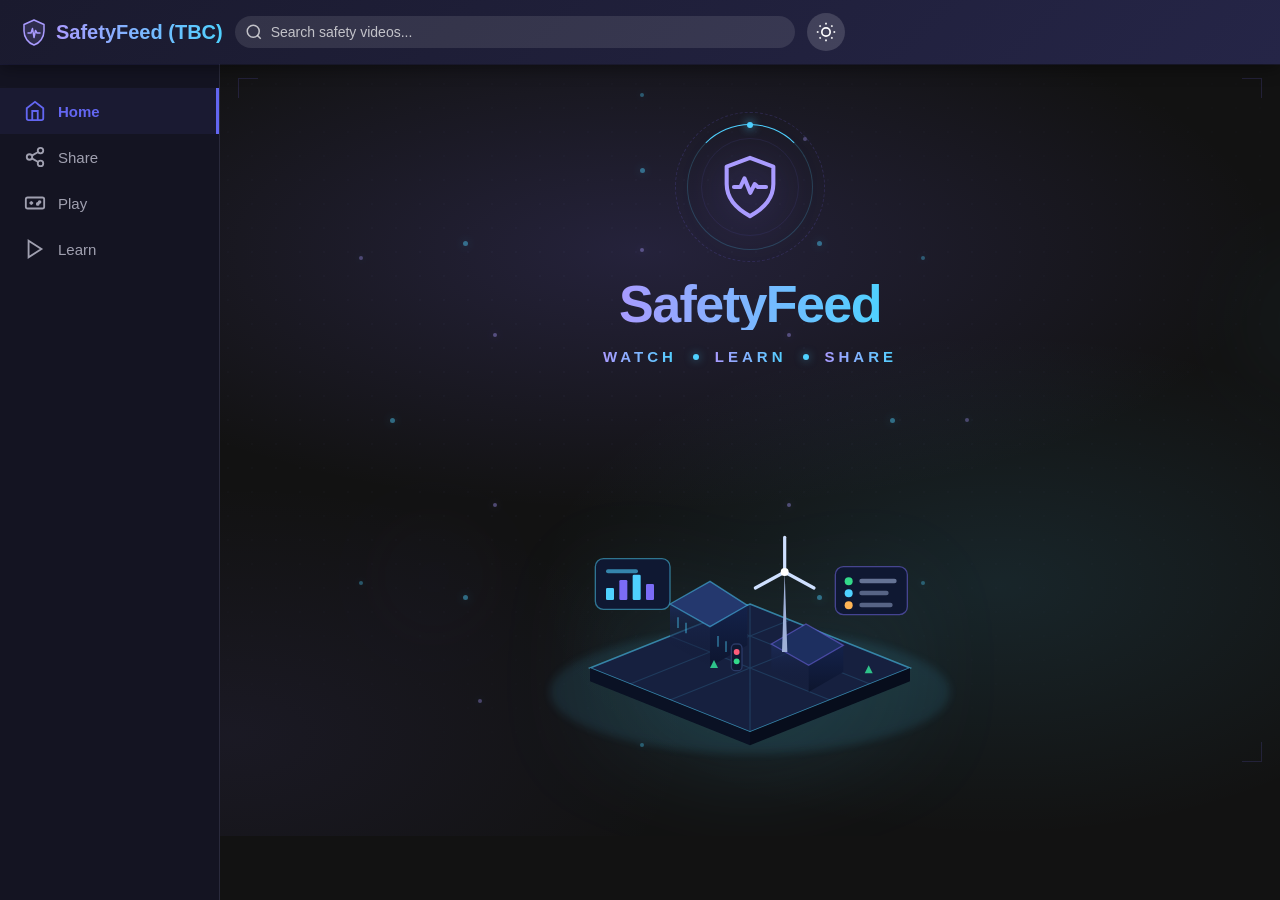
<file: index.html>
<!DOCTYPE html>
<html lang="en">
<head>
<meta charset="UTF-8">
<meta name="viewport" content="width=device-width, initial-scale=1.0">
<title>SafetyFeed (TBC)</title>
<link rel="stylesheet" href="styles.css">
<script>if(localStorage.getItem('safetyFeed_theme')!=='light')document.documentElement.classList.add('dark-theme');</script>
</head>
<body>

<!-- Header -->
<header class="header">
  <div class="header-title">
    <svg class="logo-icon" viewBox="0 0 28 28" fill="none"><defs><linearGradient id="logoGr" x1="4" y1="2" x2="24" y2="27"><stop stop-color="#A99BFF"/><stop offset="1" stop-color="#4FD1FF"/></linearGradient></defs><path d="M14 2L4 6.5V13C4 19.35 8.28 25.22 14 27C19.72 25.22 24 19.35 24 13V6.5L14 2Z" fill="rgba(169,155,255,0.15)" stroke="url(#logoGr)" stroke-width="1.5" stroke-linejoin="round"/><polyline points="8,15 11,15 12.5,10.5 14,19.5 15.5,12.5 17,15 20,15" fill="none" stroke="url(#logoGr)" stroke-width="1.5" stroke-linecap="round" stroke-linejoin="round"/></svg>
    <span>SafetyFeed (TBC)</span>
  </div>
  <div class="search-bar">
    <svg viewBox="0 0 24 24" stroke-width="2"><circle cx="11" cy="11" r="8"/><line x1="21" y1="21" x2="16.65" y2="16.65"/></svg>
    <input type="text" placeholder="Search safety videos..." id="searchInput">
  </div>
  <button class="theme-toggle" id="themeToggle" aria-label="Toggle theme">
    <svg class="icon-sun" viewBox="0 0 24 24" fill="none" stroke="currentColor" stroke-width="2"><circle cx="12" cy="12" r="5"/><line x1="12" y1="1" x2="12" y2="3"/><line x1="12" y1="21" x2="12" y2="23"/><line x1="4.22" y1="4.22" x2="5.64" y2="5.64"/><line x1="18.36" y1="18.36" x2="19.78" y2="19.78"/><line x1="1" y1="12" x2="3" y2="12"/><line x1="21" y1="12" x2="23" y2="12"/><line x1="4.22" y1="19.78" x2="5.64" y2="18.36"/><line x1="18.36" y1="5.64" x2="19.78" y2="4.22"/></svg>
    <svg class="icon-moon" viewBox="0 0 24 24" fill="none" stroke="currentColor" stroke-width="2"><path d="M21 12.79A9 9 0 1 1 11.21 3 7 7 0 0 0 21 12.79z"/></svg>
  </button>
</header>

<!-- Side Navigation (desktop) -->
<nav class="side-nav">
  <a href="#" class="active" data-nav="home">
    <svg viewBox="0 0 24 24"><path d="M3 9l9-7 9 7v11a2 2 0 0 1-2 2H5a2 2 0 0 1-2-2z"/><polyline points="9 22 9 12 15 12 15 22"/></svg>
    Home
  </a>
  <a href="#" data-nav="share">
    <svg viewBox="0 0 24 24"><circle cx="18" cy="5" r="3"/><circle cx="6" cy="12" r="3"/><circle cx="18" cy="19" r="3"/><line x1="8.59" y1="13.51" x2="15.42" y2="17.49"/><line x1="15.41" y1="6.51" x2="8.59" y2="10.49"/></svg>
    Share
  </a>
  <a href="#" data-nav="play">
    <svg viewBox="0 0 24 24"><rect x="2" y="6" width="20" height="12" rx="2"/><line x1="6" y1="12" x2="10" y2="12"/><line x1="8" y1="10" x2="8" y2="14"/><circle cx="17" cy="11" r="1"/><circle cx="15" cy="13" r="1"/></svg>
    Play
  </a>
  <a href="#" data-nav="learn">
    <svg viewBox="0 0 24 24"><polygon points="5 3 19 12 5 21 5 3"/></svg>
    Learn
  </a>
</nav>

<!-- Bottom Navigation (mobile/tablet) -->
<nav class="bottom-nav">
  <a href="#" class="active" data-nav="home">
    <svg viewBox="0 0 24 24"><path d="M3 9l9-7 9 7v11a2 2 0 0 1-2 2H5a2 2 0 0 1-2-2z"/><polyline points="9 22 9 12 15 12 15 22"/></svg>
    Home
  </a>
  <a href="#" data-nav="share">
    <svg viewBox="0 0 24 24"><circle cx="18" cy="5" r="3"/><circle cx="6" cy="12" r="3"/><circle cx="18" cy="19" r="3"/><line x1="8.59" y1="13.51" x2="15.42" y2="17.49"/><line x1="15.41" y1="6.51" x2="8.59" y2="10.49"/></svg>
    Share
  </a>
  <a href="#" data-nav="play">
    <svg viewBox="0 0 24 24"><rect x="2" y="6" width="20" height="12" rx="2"/><line x1="6" y1="12" x2="10" y2="12"/><line x1="8" y1="10" x2="8" y2="14"/><circle cx="17" cy="11" r="1"/><circle cx="15" cy="13" r="1"/></svg>
    Play
  </a>
  <a href="#" data-nav="learn">
    <svg viewBox="0 0 24 24"><polygon points="5 3 19 12 5 21 5 3"/></svg>
    Learn
  </a>
</nav>

<!-- Home Page (default) -->
<main class="main page-section page-home" id="page-home">

  <!-- HUD corner ticks -->
  <div class="h-hud h-hud-tl"></div>
  <div class="h-hud h-hud-tr"></div>
  <div class="h-hud h-hud-bl"></div>
  <div class="h-hud h-hud-br"></div>

  <!-- Background layers -->
  <div class="h-bg">
    <div class="h-mesh"></div>
    <div class="h-grid"></div>
    <div class="h-orb h-orb1"></div>
    <div class="h-orb h-orb2"></div>
    <div class="h-orb h-orb3"></div>

    <!-- Orbiting dot rings -->
    <div class="h-orbit h-orbit1">
      <span class="h-dot"></span><span class="h-dot"></span><span class="h-dot"></span>
      <span class="h-dot"></span><span class="h-dot"></span><span class="h-dot"></span>
      <span class="h-dot"></span><span class="h-dot"></span>
    </div>
    <div class="h-orbit h-orbit2">
      <span class="h-dot"></span><span class="h-dot"></span><span class="h-dot"></span>
      <span class="h-dot"></span><span class="h-dot"></span><span class="h-dot"></span>
    </div>
    <div class="h-orbit h-orbit3">
      <span class="h-dot"></span><span class="h-dot"></span><span class="h-dot"></span>
      <span class="h-dot"></span><span class="h-dot"></span><span class="h-dot"></span>
      <span class="h-dot"></span><span class="h-dot"></span><span class="h-dot"></span>
      <span class="h-dot"></span>
    </div>

    <!-- Floating particles -->
    <div class="h-pt" style="width:5px;height:5px;left:12%;top:25%"></div>
    <div class="h-pt h-pt-alt" style="width:4px;height:4px;left:78%;top:18%;animation-delay:2s"></div>
    <div class="h-pt" style="width:4px;height:4px;left:55%;top:70%;animation-delay:4s"></div>
    <div class="h-pt h-pt-alt" style="width:5px;height:5px;left:25%;top:65%;animation-delay:1s"></div>
    <div class="h-pt" style="width:4px;height:4px;left:85%;top:55%;animation-delay:3s"></div>
    <div class="h-pt h-pt-alt" style="width:3px;height:3px;left:40%;top:15%;animation-delay:5s"></div>
    <div class="h-pt" style="width:5px;height:5px;left:65%;top:80%;animation-delay:2.5s"></div>
    <div class="h-pt h-pt-alt" style="width:4px;height:4px;left:8%;top:50%;animation-delay:6s"></div>
  </div>

  <!-- Brand block -->
  <div class="h-center">
    <div class="h-logo-wrap">
      <div class="h-ring h-ring1"></div>
      <div class="h-ring h-ring2"><span class="h-ring-node"></span></div>
      <div class="h-ring h-ring3"></div>
      <svg class="h-shield" viewBox="0 0 24 24" fill="none">
        <path d="M12 2 4 5v6c0 5 3.4 8.5 8 11 4.6-2.5 8-6 8-11V5l-8-3Z" stroke="url(#hShGr)" stroke-width="1.4" stroke-linejoin="round"/>
        <path d="M6.5 12h2.2l1.4-3 2 5 1.5-3 1.1 1h2.8" stroke="url(#hShGr)" stroke-width="1.4" stroke-linecap="round" stroke-linejoin="round"/>
        <defs><linearGradient id="hShGr" x1="4" y1="2" x2="20" y2="22"><stop stop-color="#A99BFF"/><stop offset="1" stop-color="#4FD1FF"/></linearGradient></defs>
      </svg>
    </div>
    <h1 class="h-title">Safety<span>Feed</span></h1>
    <div class="h-tagline">
      <span>Watch</span>
      <span class="h-tagline-dot"></span>
      <span>Learn</span>
      <span class="h-tagline-dot"></span>
      <span>Share</span>
    </div>
  </div>

  <!-- Isometric 3D Scene -->
  <div class="h-scene-slot">
    <svg class="h-scene" viewBox="0 0 360 240" fill="none">
      <defs>
        <linearGradient id="hPlat" x1="60" y1="120" x2="300" y2="220"><stop stop-color="#16203f"/><stop offset="1" stop-color="#0c1228"/></linearGradient>
        <linearGradient id="hFaceL" x1="0" y1="0" x2="0" y2="1"><stop stop-color="#1b2a55"/><stop offset="1" stop-color="#11183200"/></linearGradient>
        <linearGradient id="hFaceR" x1="0" y1="0" x2="0" y2="1"><stop stop-color="#14224a"/><stop offset="1" stop-color="#0d152e"/></linearGradient>
        <linearGradient id="hCyl" x1="0" y1="0" x2="1" y2="0"><stop stop-color="#4FD1FF"/><stop offset="1" stop-color="#7B6CF6"/></linearGradient>
        <filter id="hSoft"><feGaussianBlur stdDeviation="3"/></filter>
      </defs>

      <!-- Platform base glow -->
      <ellipse cx="180" cy="186" rx="150" ry="46" fill="#4FD1FF" opacity=".10" filter="url(#hSoft)"/>

      <!-- Platform top -->
      <path d="M180 120 300 168 180 216 60 168Z" fill="url(#hPlat)" stroke="#4FD1FF" stroke-opacity=".55" stroke-width="1.2"/>
      <!-- Platform grid -->
      <path d="M120 144 240 192M150 132 270 180M180 120 180 216M210 132 90 180M240 144 120 192" stroke="#4FD1FF" stroke-opacity=".15" stroke-width="1"/>
      <!-- Platform sides -->
      <path d="M60 168 180 216 180 226 60 178Z" fill="#0a1124"/>
      <path d="M300 168 180 216 180 226 300 178Z" fill="#070d1c"/>

      <!-- Building tall (left) -->
      <g>
        <path d="M120 120 150 137 150 167 120 150Z" fill="url(#hFaceL)"/>
        <path d="M150 137 178 121 178 151 150 167Z" fill="url(#hFaceR)"/>
        <path d="M120 120 150 103 178 121 150 137Z" fill="#24386e" stroke="#4FD1FF" stroke-opacity=".5"/>
        <path d="M126 130v8M132 134v8M156 144v8M162 148v8" stroke="#4FD1FF" stroke-opacity=".4" stroke-width="1.4"/>
      </g>

      <!-- Building short (right) -->
      <g>
        <path d="M196 150 224 166 224 186 196 170Z" fill="url(#hFaceL)"/>
        <path d="M224 166 250 151 250 171 224 186Z" fill="url(#hFaceR)"/>
        <path d="M196 150 222 135 250 151 224 166Z" fill="#1d2f60" stroke="#7B6CF6" stroke-opacity=".5"/>
      </g>

      <!-- Wind turbine -->
      <g>
        <path d="M206 96 204 156 208 156Z" fill="#9fb0d8"/>
        <g class="h-blade" stroke="#cfe0ff" stroke-width="2.4" stroke-linecap="round">
          <path d="M206 96 206 70"/>
          <path d="M206 96 228 108"/>
          <path d="M206 96 184 108"/>
        </g>
        <circle cx="206" cy="96" r="3" fill="#fff"/>
      </g>

      <!-- Floating panel 1 (chart) -->
      <g class="h-panel">
        <rect x="64" y="86" width="56" height="38" rx="6" fill="#0f1832" stroke="#4FD1FF" stroke-opacity=".5"/>
        <rect x="72" y="108" width="6" height="9" rx="1" fill="#4FD1FF"/>
        <rect x="82" y="102" width="6" height="15" rx="1" fill="#7B6CF6"/>
        <rect x="92" y="98" width="6" height="19" rx="1" fill="#4FD1FF"/>
        <rect x="102" y="105" width="6" height="12" rx="1" fill="#7B6CF6"/>
        <rect x="72" y="94" width="24" height="3" rx="1.5" fill="#4FD1FF" opacity=".6"/>
      </g>

      <!-- Floating panel 2 (list) -->
      <g class="h-panel h-panel2">
        <rect x="244" y="92" width="54" height="36" rx="6" fill="#0f1832" stroke="#7B6CF6" stroke-opacity=".5"/>
        <circle cx="254" cy="103" r="3" fill="#33D98A"/><rect x="262" y="101" width="28" height="3.5" rx="1.7" fill="#9fb0d8" opacity=".6"/>
        <circle cx="254" cy="112" r="3" fill="#4FD1FF"/><rect x="262" y="110" width="22" height="3.5" rx="1.7" fill="#9fb0d8" opacity=".5"/>
        <circle cx="254" cy="121" r="3" fill="#FFB454"/><rect x="262" y="119" width="25" height="3.5" rx="1.7" fill="#9fb0d8" opacity=".5"/>
      </g>

      <!-- Traffic signal -->
      <g>
        <rect x="166" y="150" width="8" height="20" rx="3" fill="#0f1832" stroke="#2a3a66"/>
        <circle cx="170" cy="156" r="2.2" fill="#FF5C7A"/>
        <circle cx="170" cy="163" r="2.2" fill="#33D98A"/>
      </g>

      <!-- Little trees -->
      <path d="M150 168 153 162 156 168Z M152 168 154 164 156 168Z" fill="#2ec28a"/>
      <path d="M266 172 269 166 272 172Z" fill="#2ec28a"/>
    </svg>
  </div>


</main>

<!-- Share Page (formerly Discover) -->
<main class="main page-section" id="page-share" style="display:none">
  <!-- Trending Topics -->
  <div class="trending-bar" id="trendingBar">
    <button class="trending-chip active" data-filter="all">All</button>
    <button class="trending-chip" data-filter="trending">Trending</button>
    <button class="trending-chip" data-filter="nearmiss">Near Miss</button>
    <button class="trending-chip" data-filter="goodpractice">Good Practice</button>
    <button class="trending-chip" data-filter="observation">Observation</button>
    <button class="trending-chip" data-filter="tip">Tips</button>
  </div>
  <!-- Create Post Area -->
  <div class="create-post-card">
    <div class="create-post-header">
      <div class="avatar av-0">You</div>
      <button class="create-post-trigger" id="createPostTrigger">Share a safety moment, observation, or tip...</button>
    </div>
    <div class="create-post-actions">
      <button class="create-action-btn" id="createPostPhoto">
        <svg viewBox="0 0 24 24"><rect x="3" y="3" width="18" height="18" rx="2" ry="2"/><circle cx="8.5" cy="8.5" r="1.5"/><polyline points="21 15 16 10 5 21"/></svg>
        Photo
      </button>
      <button class="create-action-btn" id="createPostVideo">
        <svg viewBox="0 0 24 24"><path d="M23 7l-7 5 7 5V7z"/><rect x="1" y="5" width="15" height="14" rx="2" ry="2"/></svg>
        Video
      </button>
      <button class="create-action-btn" id="createPostLocation">
        <svg viewBox="0 0 24 24"><path d="M21 10c0 7-9 13-9 13s-9-6-9-13a9 9 0 0 1 18 0z"/><circle cx="12" cy="10" r="3"/></svg>
        Location
      </button>
    </div>
  </div>
  <!-- Share Feed -->
  <div class="feed" id="share-feed"></div>
</main>

<!-- Play Page (safety mini-games) -->
<main class="main page-section" id="page-play" style="display:none">
  <div class="page-banner play-banner">
    <div class="banner-content">
      <h2>Safety Drills</h2>
      <p>3D interactive LOTO &amp; de-LOTO training</p>
    </div>
  </div>
  <div class="play-container" id="play-container">
    <!-- Game selection grid rendered by JS -->
  </div>
</main>

<!-- Learn Page (safety videos) -->
<main class="main page-section" id="page-learn" style="display:none">
  <div class="page-banner learn-banner">
    <div class="banner-content">
      <h2>Safety Training Videos</h2>
      <p>Watch and learn from our safety training library</p>
    </div>
  </div>
  <div class="feed" id="feed"></div>
</main>

<!-- Create Post Modal -->
<div class="modal-overlay" id="createPostModal">
  <div class="modal">
    <div class="modal-header">
      <h2>Create Post</h2>
      <button class="modal-close" id="createPostClose">&times;</button>
    </div>
    <div class="modal-body">
      <form id="createPostForm">
        <div class="form-group">
          <textarea id="postText" placeholder="What did you observe today? Share a safety moment, a tip, or something inspiring from a work site..." required></textarea>
        </div>
        <div class="form-group">
          <label>Attach Media (optional)</label>
          <div class="file-upload-area" id="postFileArea">
            <svg viewBox="0 0 24 24"><path d="M23 7l-7 5 7 5V7z"/><rect x="1" y="5" width="15" height="14" rx="2" ry="2"/></svg>
            <p>Click to attach a photo or video</p>
            <div class="file-name" id="postFileName"></div>
          </div>
          <input type="file" id="postFileInput" accept="image/*,video/*" style="display:none">
        </div>
        <button type="submit" class="btn-submit">Share Post</button>
      </form>
    </div>
  </div>
</div>

<!-- Upload Modal (hidden: to be enabled later) -->
<div class="modal-overlay" id="uploadModal" style="display:none!important">
  <div class="modal">
    <div class="modal-header">
      <h2>Upload Safety Video</h2>
      <button class="modal-close" id="modalClose">&times;</button>
    </div>
    <div class="modal-body">
      <form id="uploadForm">
        <div class="form-group">
          <label>Video File</label>
          <div class="file-upload-area" id="fileUploadArea">
            <svg viewBox="0 0 24 24"><path d="M21 15v4a2 2 0 0 1-2 2H5a2 2 0 0 1-2-2v-4"/><polyline points="17 8 12 3 7 8"/><line x1="12" y1="3" x2="12" y2="15"/></svg>
            <p>Click to select a video file</p>
            <div class="file-name" id="fileName"></div>
          </div>
          <input type="file" id="fileInput" accept="video/*" style="display:none">
        </div>
        <div class="form-group">
          <label for="videoTitle">Title</label>
          <input type="text" id="videoTitle" placeholder="Enter video title" required>
        </div>
        <div class="form-group">
          <label for="videoDesc">Description</label>
          <textarea id="videoDesc" placeholder="Describe the safety topic covered..." required></textarea>
        </div>
        <div class="form-group">
          <label for="videoCat">Category</label>
          <select id="videoCat" required>
            <option value="">Select a category</option>
            <option value="confined">Confined Space</option>
            <option value="ppe">PPE</option>
            <option value="gas">Gas Safety</option>
            <option value="electrical">Electrical</option>
            <option value="excavation">Excavation</option>
            <option value="lifting">Lifting</option>
            <option value="general">General Safety</option>
            <option value="hazard">Hazard Zone</option>
            <option value="solar">Solar</option>
            <option value="wah">Work at Height</option>
          </select>
        </div>
        <button type="submit" class="btn-submit">Upload Video</button>
      </form>
    </div>
  </div>
</div>

<!-- Toast -->
<div class="toast" id="toast"></div>

<!-- Scripts -->
<script src="api.js"></script>
<script src="app.js"></script>
</body>
</html>
</file>
<file: styles.css>
/* SafetyFeed (TBC) — Styles */

*, *::before, *::after { box-sizing: border-box; margin: 0; padding: 0; }

:root {
  --primary: #6366F1;
  --primary-light: #818CF8;
  --primary-dark: #4F46E5;
  --accent: #1565C0;
  --bg: #EDEEF2;
  --card: #F6F6F9;
  --text: #1E2028;
  --text-light: #5A5E72;
  --border: #D2D5DE;
  --danger: #E53935;
  --success: #43A047;
  --nav-height: 60px;
  --header-height: 64px;
}

/* ── Dark Theme Overrides ── */
.dark-theme {
  --bg: #121212;
  --card: #1E1E2E;
  --text: #E0E0E0;
  --text-light: #A0A0B0;
  --border: #2A2A3C;
}

.dark-theme .search-bar input { background: rgba(255,255,255,0.1); }
.dark-theme .search-bar input:focus { background: rgba(255,255,255,0.18); }

.dark-theme .create-post-trigger:hover { background: #2A2A3C; }

.dark-theme .form-group input,
.dark-theme .form-group textarea,
.dark-theme .form-group select {
  background: #16162A;
  color: var(--text);
}

.dark-theme .comment-input-row input {
  background: #16162A;
  color: var(--text);
}

.dark-theme .post-image { background: #16162A; }
.dark-theme .card-thumbnail { background: #16162A; }

.dark-theme .discover-post.trending {
  background-image: linear-gradient(var(--card), var(--card)), linear-gradient(135deg, #FF6B35, #F7C948, #FF6B35);
}

.dark-theme .action-btn:hover { background: rgba(255,255,255,0.06); }
.dark-theme .create-action-btn:hover { background: rgba(255,255,255,0.06); }

.dark-theme .file-upload-area { border-color: #2A2A3C; }
.dark-theme .file-upload-area:hover { background: rgba(99, 102, 241, 0.06); }

.dark-theme .modal-overlay { background: rgba(0,0,0,0.7); }

.dark-theme .header {
  background: linear-gradient(135deg, #1A1A2E, #252547);
  box-shadow: 0 1px 0 rgba(99, 102, 241, 0.1), 0 4px 16px rgba(0,0,0,0.4);
}

.dark-theme .side-nav { background: #141422; }

/* ── Theme Toggle Button ── */
.theme-toggle {
  background: rgba(255,255,255,0.15);
  border: none;
  border-radius: 50%;
  width: 38px;
  height: 38px;
  display: flex;
  align-items: center;
  justify-content: center;
  cursor: pointer;
  transition: background 0.2s;
  flex-shrink: 0;
  color: #fff;
}

.theme-toggle:hover { background: rgba(255,255,255,0.25); }

.theme-toggle svg {
  width: 20px;
  height: 20px;
}

.theme-toggle .icon-sun { display: none; }
.theme-toggle .icon-moon { display: block; }

.dark-theme .theme-toggle .icon-sun { display: block; }
.dark-theme .theme-toggle .icon-moon { display: none; }

body {
  font-family: -apple-system, BlinkMacSystemFont, 'Segoe UI', Roboto, Oxygen, sans-serif;
  background: var(--bg);
  color: var(--text);
  min-height: 100vh;
  overflow-x: hidden;
  transition: background-color 0.3s, color 0.3s;
}

/* ── Header ── */
.header {
  position: fixed;
  top: 0;
  left: 0;
  right: 0;
  height: var(--header-height);
  background: linear-gradient(135deg, #2A2A4A, #3A3A5E);
  display: flex;
  align-items: center;
  padding: 0 20px;
  gap: 12px;
  z-index: 100;
  box-shadow: 0 2px 12px rgba(0,0,0,0.2);
}

.header-title {
  font-size: 20px;
  font-weight: 700;
  color: #fff;
  white-space: nowrap;
  display: flex;
  align-items: center;
  gap: 8px;
}

.header-title span {
  background: linear-gradient(90deg, #A99BFF, #4FD1FF);
  -webkit-background-clip: text;
  -webkit-text-fill-color: transparent;
  background-clip: text;
}

.header-title .logo-icon { width: 28px; height: 28px; flex-shrink: 0; }

.search-bar {
  flex: 1;
  max-width: 560px;
  position: relative;
}

.search-bar input {
  width: 100%;
  padding: 8px 12px 8px 36px;
  border: none;
  border-radius: 20px;
  background: rgba(255,255,255,0.2);
  color: #fff;
  font-size: 14px;
  outline: none;
  transition: background 0.2s;
}

.search-bar input::placeholder { color: rgba(255,255,255,0.7); }
.search-bar input:focus { background: rgba(255,255,255,0.35); }

.search-bar svg {
  position: absolute;
  left: 10px;
  top: 50%;
  transform: translateY(-50%);
  width: 18px;
  height: 18px;
  stroke: rgba(255,255,255,0.7);
  fill: none;
}

/* ── Side Nav (desktop) ── */
.side-nav {
  display: none;
  position: fixed;
  top: var(--header-height);
  left: 0;
  bottom: 0;
  width: 220px;
  background: var(--card);
  border-right: 1px solid var(--border);
  padding: 24px 0;
  z-index: 90;
}

.side-nav a {
  display: flex;
  align-items: center;
  gap: 12px;
  padding: 12px 24px;
  color: var(--text-light);
  text-decoration: none;
  font-size: 15px;
  font-weight: 500;
  transition: background 0.15s, color 0.15s;
}

.side-nav a:hover { background: rgba(99, 102, 241, 0.06); }
.side-nav a.active { font-weight: 600; }

.side-nav a[data-nav="home"]  { --nav-color: #6366F1; }
.side-nav a[data-nav="share"] { --nav-color: #F5B301; }
.side-nav a[data-nav="play"]  { --nav-color: #25C281; }
.side-nav a[data-nav="learn"] { --nav-color: #18b5c8; }

.side-nav a.active {
  color: var(--nav-color);
  background: color-mix(in srgb, var(--nav-color) 8%, transparent);
  border-right: 3px solid var(--nav-color);
}
.side-nav a:hover { color: var(--nav-color); }

.side-nav a svg {
  width: 22px;
  height: 22px;
  stroke: currentColor;
  fill: none;
  stroke-width: 2;
}

/* ── Bottom Nav (mobile/tablet) ── */
.bottom-nav {
  position: fixed;
  bottom: 0;
  left: 0;
  right: 0;
  height: var(--nav-height);
  background: var(--card);
  border-top: 1px solid var(--border);
  display: flex;
  justify-content: space-around;
  align-items: center;
  z-index: 100;
}

.bottom-nav a {
  display: flex;
  flex-direction: column;
  align-items: center;
  gap: 3px;
  text-decoration: none;
  color: var(--text-light);
  font-size: 11px;
  font-weight: 500;
  transition: color 0.15s;
  padding: 4px 12px;
  position: relative;
}

.bottom-nav a[data-nav="home"]  { --nav-color: #6366F1; }
.bottom-nav a[data-nav="share"] { --nav-color: #F5B301; }
.bottom-nav a[data-nav="play"]  { --nav-color: #25C281; }
.bottom-nav a[data-nav="learn"] { --nav-color: #18b5c8; }

.bottom-nav a.active { color: var(--nav-color); font-weight: 600; }
.bottom-nav a.active::after {
  content: '';
  position: absolute;
  top: 0;
  left: 50%;
  transform: translateX(-50%);
  width: 24px;
  height: 3px;
  border-radius: 0 0 3px 3px;
  background: var(--nav-color);
}

.bottom-nav a svg {
  width: 24px;
  height: 24px;
  stroke: currentColor;
  fill: none;
  stroke-width: 2;
}

/* ── Main Content ── */
.main {
  padding-top: calc(var(--header-height) + 16px);
  padding-bottom: calc(var(--nav-height) + 24px);
  padding-left: 16px;
  padding-right: 16px;
  max-width: 1800px;
  margin: 0 auto;
}

.feed {
  display: grid;
  grid-template-columns: 1fr;
  gap: 16px;
}

/* ── Trending Topics Bar ── */
.trending-bar {
  display: flex;
  gap: 8px;
  padding-bottom: 16px;
  overflow-x: auto;
  -webkit-overflow-scrolling: touch;
  max-width: 680px;
  margin: 0 auto;
  scrollbar-width: none;
}

.trending-bar::-webkit-scrollbar { display: none; }
.trending-bar { mask-image: linear-gradient(to right, #000 85%, transparent 100%); -webkit-mask-image: linear-gradient(to right, #000 85%, transparent 100%); }

.trending-chip {
  flex-shrink: 0;
  padding: 8px 18px;
  border-radius: 20px;
  border: 1.5px solid var(--border);
  background: var(--card);
  font-size: 13px;
  font-weight: 500;
  color: var(--text-light);
  cursor: pointer;
  transition: all 0.2s;
  font-family: inherit;
}

.trending-chip:hover {
  border-color: var(--primary);
  color: var(--primary);
}

.trending-chip.active {
  background: var(--primary);
  color: #fff;
  border-color: var(--primary);
  box-shadow: 0 2px 8px rgba(99, 102, 241, 0.3);
}

/* ── Page Banner ── */
.page-banner {
  max-width: 680px;
  margin: 0 auto 20px;
  border-radius: 16px;
  padding: 28px 24px;
  color: #fff;
  position: relative;
  overflow: hidden;
}

.learn-banner {
  background: linear-gradient(135deg, #1565C0, #42A5F5);
}

.banner-content h2 {
  font-size: 20px;
  font-weight: 700;
  margin-bottom: 4px;
}

.banner-content p {
  font-size: 14px;
  opacity: 0.85;
}

/* ── Create Post Card ── */
.create-post-card {
  background: var(--card);
  border-radius: 16px;
  padding: 16px;
  margin-bottom: 16px;
  box-shadow: 0 1px 4px rgba(0,0,0,0.08);
  max-width: 680px;
  margin-left: auto;
  margin-right: auto;
}

.create-post-header {
  display: flex;
  align-items: center;
  gap: 12px;
}

.create-post-trigger {
  flex: 1;
  background: var(--bg);
  border: 1px solid var(--border);
  border-radius: 20px;
  padding: 10px 16px;
  font-size: 14px;
  color: var(--text-light);
  cursor: pointer;
  text-align: left;
  font-family: inherit;
  transition: background 0.15s, border-color 0.15s;
}

.create-post-trigger:hover {
  background: var(--bg);
  border-color: var(--primary);
}

.create-post-actions {
  display: flex;
  gap: 4px;
  margin-top: 12px;
  padding-top: 12px;
  border-top: 1px solid var(--border);
}

.create-action-btn {
  flex: 1;
  display: flex;
  align-items: center;
  justify-content: center;
  gap: 6px;
  background: none;
  border: none;
  padding: 8px;
  border-radius: 8px;
  font-size: 13px;
  font-weight: 500;
  color: var(--text-light);
  cursor: pointer;
  font-family: inherit;
  transition: background 0.15s;
}

.create-action-btn:hover { background: var(--bg); }

.create-action-btn:nth-child(1) svg { stroke: #43A047; }
.create-action-btn:nth-child(2) svg { stroke: #E53935; }
.create-action-btn:nth-child(3) svg { stroke: #1565C0; }

.create-action-btn svg {
  width: 20px;
  height: 20px;
  fill: none;
  stroke-width: 2;
}

/* ── Discover Post Card ── */
.discover-post {
  background: var(--card);
  border-radius: 16px;
  overflow: hidden;
  box-shadow: 0 1px 4px rgba(0,0,0,0.08);
  transition: box-shadow 0.25s, transform 0.25s;
  position: relative;
}

.discover-post:hover {
  box-shadow: 0 6px 24px rgba(0,0,0,0.1);
  transform: translateY(-1px);
}

/* Trending post glow */
.discover-post.trending {
  border: 1.5px solid transparent;
  background-image: linear-gradient(var(--card), var(--card)), linear-gradient(135deg, #FF6B35, #F7C948, #FF6B35);
  background-origin: border-box;
  background-clip: padding-box, border-box;
}

.trending-badge {
  display: inline-block;
  padding: 4px 12px;
  margin: 12px 16px 0;
  background: linear-gradient(135deg, #FF6B35, #F7C948);
  color: #fff;
  font-size: 11px;
  font-weight: 700;
  border-radius: 10px;
  letter-spacing: 0.3px;
}

/* Post Tag badges */
.post-tag {
  display: inline-block;
  padding: 2px 8px;
  margin-left: 6px;
  border-radius: 10px;
  font-size: 11px;
  font-weight: 600;
  color: #fff;
  vertical-align: middle;
}

.tag-nearmiss { background: linear-gradient(135deg, #E53935, #FF5252); }
.tag-goodpractice { background: linear-gradient(135deg, #43A047, #66BB6A); }
.tag-observation { background: linear-gradient(135deg, #1565C0, #42A5F5); }
.tag-tip { background: linear-gradient(135deg, #FF8F00, #FFB74D); }

.post-header {
  display: flex;
  align-items: center;
  gap: 10px;
  padding: 14px 16px 0;
}

.post-meta { flex: 1; min-width: 0; overflow: hidden; }

.post-author {
  font-size: 14px;
  font-weight: 600;
  color: var(--text);
}

.post-time {
  font-size: 12px;
  color: var(--text-light);
  display: flex;
  align-items: center;
  flex-wrap: wrap;
  gap: 2px;
}

.post-text {
  padding: 10px 16px 12px;
  font-size: 14px;
  line-height: 1.6;
  color: var(--text);
  white-space: pre-line;
  word-wrap: break-word;
  overflow-wrap: break-word;
}

/* Post image (scene illustration) */
.post-image {
  width: 100%;
  max-width: 100%;
  aspect-ratio: 16 / 9;
  overflow: hidden;
  position: relative;
  background: #eee;
}

.post-image > svg {
  position: absolute;
  inset: 0;
  width: 100%;
  height: 100%;
  display: block;
}

/* Video post thumbnail in Share feed */
.post-video-thumb {
  border-radius: 0;
}

.post-video-thumb .play-overlay {
  opacity: 1;
  background: rgba(0,0,0,0.25);
}

.post-video-thumb:hover .play-overlay {
  background: rgba(0,0,0,0.35);
}

.post-video-label {
  position: absolute;
  bottom: 0;
  left: 0;
  right: 0;
  padding: 8px 12px;
  background: linear-gradient(transparent, rgba(0,0,0,0.7));
  color: #fff;
  font-size: 13px;
  font-weight: 500;
  display: flex;
  align-items: center;
  gap: 6px;
  z-index: 2;
}

.post-video-label svg {
  position: relative;
  inset: auto;
  width: 14px;
  height: 14px;
  fill: none;
  stroke: none;
  flex-shrink: 0;
  color: rgba(255,255,255,0.9);
}

/* Reactions bar */
.post-reactions {
  display: flex;
  justify-content: space-between;
  align-items: center;
  padding: 8px 16px;
  font-size: 13px;
  color: var(--text-light);
}

.reaction-faces {
  display: flex;
  align-items: center;
  gap: 2px;
}

.reaction-icon {
  font-size: 14px;
}

.reaction-count {
  margin-left: 4px;
  font-weight: 500;
}

.reaction-comments {
  cursor: pointer;
}

.reaction-comments:hover {
  text-decoration: underline;
  color: var(--primary);
}

.discover-post .card-actions {
  margin: 0 16px;
  padding: 6px 0;
  border-top: 1px solid var(--border);
  display: flex;
  justify-content: space-around;
}

.discover-post .action-btn {
  flex: 1;
  justify-content: center;
  padding: 8px 0;
  border-radius: 8px;
}

.discover-post .action-btn:hover {
  background: var(--bg);
}

.discover-post .comments-section {
  border-top: 1px solid var(--border);
}

/* Like animation */
@keyframes likePop {
  0% { transform: scale(1); }
  50% { transform: scale(1.3); }
  100% { transform: scale(1); }
}

.like-pop {
  animation: likePop 0.3s ease;
}

/* Empty state */
.empty-state {
  text-align: center;
  padding: 48px 16px;
  color: var(--text-light);
  font-size: 15px;
}

/* Discover page centered layout */
#page-share .feed {
  display: flex;
  flex-direction: column;
  gap: 16px;
  max-width: 680px;
  margin: 0 auto;
}

/* Learn page layout — grid-based on wider screens */
#page-learn .feed {
  margin: 0 auto;
}

/* ── Video Card ── */
.card {
  background: var(--card);
  border-radius: 12px;
  overflow: hidden;
  box-shadow: 0 1px 4px rgba(0,0,0,0.08);
  transition: transform 0.2s, box-shadow 0.2s;
}

.card:hover {
  transform: translateY(-2px);
  box-shadow: 0 4px 16px rgba(0,0,0,0.12);
}

.card-thumbnail {
  position: relative;
  width: 100%;
  aspect-ratio: 16 / 9;
  cursor: pointer;
  overflow: hidden;
  background: #eee;
}

.card-thumbnail > svg {
  position: absolute;
  inset: 0;
  width: 100%;
  height: 100%;
  display: block;
}

.card-thumbnail .play-overlay {
  position: absolute;
  inset: 0;
  display: flex;
  align-items: center;
  justify-content: center;
  opacity: 0;
  transition: opacity 0.2s;
  background: rgba(0,0,0,0.15);
}

.card-thumbnail:hover .play-overlay { opacity: 1; }

.play-btn {
  width: 52px;
  height: 52px;
  background: rgba(0,0,0,0.5);
  border-radius: 50%;
  display: flex;
  align-items: center;
  justify-content: center;
  transition: transform 0.2s, background 0.2s;
}

.card-thumbnail:hover .play-btn {
  transform: scale(1.1);
  background: rgba(99, 102, 241, 0.85);
}

.play-btn svg {
  position: relative;
  inset: auto;
  width: 24px;
  height: 24px;
  fill: #fff;
  stroke: none;
  left: 2px;
}

.card-category {
  position: absolute;
  top: 10px;
  left: 10px;
  padding: 4px 10px;
  border-radius: 12px;
  font-size: 11px;
  font-weight: 600;
  text-transform: uppercase;
  letter-spacing: 0.5px;
  color: #fff;
  z-index: 2;
}

.card-duration {
  position: absolute;
  bottom: 10px;
  right: 10px;
  background: rgba(0,0,0,0.7);
  color: #fff;
  padding: 2px 8px;
  border-radius: 4px;
  font-size: 12px;
  font-weight: 500;
  z-index: 2;
}

.card-body { padding: 14px 16px; }

.card-header {
  display: flex;
  align-items: flex-start;
  gap: 10px;
  margin-bottom: 10px;
}

.avatar {
  width: 38px;
  height: 38px;
  border-radius: 50%;
  flex-shrink: 0;
  display: flex;
  align-items: center;
  justify-content: center;
  color: #fff;
  font-weight: 700;
  font-size: 15px;
}

.card-meta { flex: 1; min-width: 0; }

.card-title {
  font-size: 15px;
  font-weight: 600;
  line-height: 1.3;
  margin-bottom: 3px;
  display: -webkit-box;
  -webkit-line-clamp: 2;
  -webkit-box-orient: vertical;
  overflow: hidden;
}

.card-author {
  font-size: 13px;
  color: var(--text-light);
}

.card-desc {
  font-size: 13px;
  color: var(--text-light);
  line-height: 1.4;
  margin-bottom: 10px;
  display: -webkit-box;
  -webkit-line-clamp: 2;
  -webkit-box-orient: vertical;
  overflow: hidden;
  word-wrap: break-word;
  overflow-wrap: break-word;
}

.card-timestamp {
  font-size: 12px;
  color: #aaa;
  margin-bottom: 10px;
}

.card-actions {
  display: flex;
  align-items: center;
  gap: 4px;
  padding-top: 10px;
  border-top: 1px solid var(--border);
}

.action-btn {
  display: flex;
  align-items: center;
  gap: 5px;
  background: none;
  border: none;
  padding: 6px 10px;
  border-radius: 8px;
  font-size: 13px;
  color: var(--text-light);
  cursor: pointer;
  transition: background 0.15s, color 0.15s, transform 0.15s;
  font-family: inherit;
}

.action-btn:hover { background: var(--bg); }

.action-btn svg {
  width: 20px;
  height: 20px;
  stroke: currentColor;
  fill: none;
  stroke-width: 2;
}

.action-btn.liked { color: var(--danger); }
.action-btn.liked svg { fill: var(--danger); stroke: var(--danger); }

.action-btn-spacer { flex: 1; }

/* ── Comments ── */
.comments-section {
  display: none;
  padding: 0 16px 14px;
  border-top: 1px solid var(--border);
}

.comments-section.open { display: block; }

.comments-list {
  max-height: 240px;
  overflow-y: auto;
  padding: 12px 0;
}

.comment {
  display: flex;
  gap: 8px;
  margin-bottom: 12px;
}

.comment-avatar {
  width: 28px;
  height: 28px;
  border-radius: 50%;
  flex-shrink: 0;
  display: flex;
  align-items: center;
  justify-content: center;
  color: #fff;
  font-weight: 700;
  font-size: 11px;
  background: var(--accent);
}

.comment-body { flex: 1; }

.comment-author {
  font-size: 12px;
  font-weight: 600;
  margin-bottom: 2px;
}

.comment-text {
  font-size: 13px;
  line-height: 1.4;
  color: var(--text);
}

.comment-time {
  font-size: 11px;
  color: #aaa;
  margin-top: 2px;
}

.comment-input-row {
  display: flex;
  gap: 8px;
  margin-top: 8px;
}

.comment-input-row input {
  flex: 1;
  padding: 8px 12px;
  border: 1px solid var(--border);
  border-radius: 20px;
  font-size: 13px;
  font-family: inherit;
  outline: none;
  transition: border-color 0.2s;
}

.comment-input-row input:focus { border-color: var(--primary); }

.comment-input-row button {
  background: var(--primary);
  color: #fff;
  border: none;
  padding: 8px 16px;
  border-radius: 20px;
  font-size: 13px;
  font-weight: 600;
  cursor: pointer;
  font-family: inherit;
  transition: background 0.15s;
}

.comment-input-row button:hover { background: var(--primary-light); }

.no-comments {
  text-align: center;
  color: #aaa;
  font-size: 13px;
  padding: 16px 0;
}

/* ── Upload Modal ── */
.modal-overlay {
  display: none;
  position: fixed;
  inset: 0;
  background: rgba(0,0,0,0.5);
  z-index: 200;
  align-items: center;
  justify-content: center;
  padding: 16px;
}

.modal-overlay.open { display: flex; }

.modal {
  background: var(--card);
  border-radius: 16px;
  width: 100%;
  max-width: 520px;
  max-height: 90vh;
  overflow-y: auto;
  box-shadow: 0 20px 60px rgba(0,0,0,0.3);
}

.modal-header {
  display: flex;
  align-items: center;
  justify-content: space-between;
  padding: 18px 20px;
  border-bottom: 1px solid var(--border);
}

.modal-header h2 {
  font-size: 18px;
  font-weight: 700;
}

.modal-close {
  background: none;
  border: none;
  cursor: pointer;
  padding: 4px;
  color: var(--text-light);
  font-size: 24px;
  line-height: 1;
}

.modal-body { padding: 20px; }

.form-group { margin-bottom: 18px; }

.form-group label {
  display: block;
  font-size: 13px;
  font-weight: 600;
  margin-bottom: 6px;
  color: var(--text);
}

.form-group input,
.form-group textarea,
.form-group select {
  width: 100%;
  padding: 10px 14px;
  border: 1px solid var(--border);
  border-radius: 10px;
  font-size: 14px;
  font-family: inherit;
  outline: none;
  transition: border-color 0.2s;
  background: var(--card);
  color: var(--text);
}

.form-group input:focus,
.form-group textarea:focus,
.form-group select:focus {
  border-color: var(--primary);
}

.form-group textarea { resize: vertical; min-height: 100px; }

/* Create post modal textarea is larger */
#createPostForm .form-group:first-child textarea {
  min-height: 120px;
  border-radius: 12px;
  font-size: 15px;
  line-height: 1.5;
}

.file-upload-area {
  border: 2px dashed var(--border);
  border-radius: 12px;
  padding: 24px 16px;
  text-align: center;
  cursor: pointer;
  transition: border-color 0.2s, background 0.2s;
}

.file-upload-area:hover {
  border-color: var(--primary);
  background: rgba(99, 102, 241, 0.03);
}

.file-upload-area svg {
  width: 36px;
  height: 36px;
  stroke: var(--text-light);
  fill: none;
  stroke-width: 1.5;
  margin-bottom: 8px;
}

.file-upload-area p {
  font-size: 14px;
  color: var(--text-light);
}

.file-upload-area .file-name {
  margin-top: 8px;
  font-size: 13px;
  color: var(--primary);
  font-weight: 600;
}

.btn-submit {
  width: 100%;
  padding: 12px;
  background: linear-gradient(135deg, var(--primary), var(--primary-light));
  color: #fff;
  border: none;
  border-radius: 10px;
  font-size: 15px;
  font-weight: 600;
  cursor: pointer;
  font-family: inherit;
  transition: transform 0.15s, box-shadow 0.15s;
}

.btn-submit:hover {
  transform: translateY(-1px);
  box-shadow: 0 4px 12px rgba(99, 102, 241, 0.35);
}

/* ── Toast ── */
.toast {
  position: fixed;
  bottom: 80px;
  left: 50%;
  transform: translateX(-50%) translateY(20px);
  background: var(--text);
  color: #fff;
  padding: 10px 20px;
  border-radius: 8px;
  font-size: 14px;
  opacity: 0;
  transition: opacity 0.3s, transform 0.3s;
  z-index: 300;
  pointer-events: none;
}

.toast.show {
  opacity: 1;
  transform: translateX(-50%) translateY(0);
}

/* ── Category Tag Colors ── */
.cat-confined { background: #5C6BC0; }
.cat-ppe { background: #00A19C; }
.cat-gas { background: #EF6C00; }
.cat-electrical { background: #FDD835; color: #333; }
.cat-excavation { background: #8D6E63; }
.cat-lifting { background: #1565C0; }
.cat-general { background: #546E7A; }
.cat-hazard { background: #E53935; }
.cat-solar { background: #43A047; }
.cat-wah { background: #D84315; }

/* ── Avatar Colors ── */
.av-0 { background: #00796B; }
.av-1 { background: #3949AB; }
.av-2 { background: #546E7A; }
.av-3 { background: #00838F; }
.av-4 { background: #5D4037; }
.av-5 { background: #1565C0; }
.av-6 { background: #00695C; }
.av-7 { background: #37474F; }

/* ── Responsive: Tablet (768px+) ── */
@media (min-width: 768px) {
  .feed {
    grid-template-columns: repeat(2, 1fr);
    gap: 20px;
  }
  #page-share .feed {
    display: flex;
    flex-direction: column;
  }
  #page-learn .feed {
    display: grid;
    grid-template-columns: repeat(2, 1fr);
    gap: 20px;
  }
  #page-learn .page-banner { max-width: none; }
  .main { padding-left: 24px; padding-right: 24px; }
}

/* ── Responsive: Desktop (1025px+) ── */
@media (min-width: 1025px) {
  .feed {
    grid-template-columns: repeat(auto-fill, minmax(320px, 1fr));
    gap: 24px;
  }
  #page-share .feed {
    display: flex;
    flex-direction: column;
  }
  #page-learn .feed {
    display: grid;
    grid-template-columns: repeat(auto-fill, minmax(320px, 1fr));
    gap: 24px;
  }
  #page-learn .page-banner { max-width: none; }
  .side-nav { display: block; }
  .bottom-nav { display: none; }
  .main {
    padding: calc(var(--header-height) + 24px) 40px 32px 260px;
  }
}

/* ── Responsive: Large Desktop (1600px+) ── */
@media (min-width: 1600px) {
  .feed {
    grid-template-columns: repeat(auto-fill, minmax(340px, 1fr));
  }
}

/* ── Responsive: Small mobile ── */
@media (max-width: 480px) {
  .header-title span { display: none; }
  .search-bar { max-width: none; }
  .create-action-btn span { display: none; }
  .trending-chip { padding: 6px 14px; font-size: 12px; }
  .modal-body { padding: 16px; }
  .modal-header { padding: 14px 16px; }
  .discover-post .card-actions { margin: 0 12px; }
  .post-header { padding: 12px 12px 0; }
  .post-text { padding: 8px 12px 10px; }
  .post-reactions { padding: 6px 12px; }
  .comments-section { padding: 0 12px 12px; }
}

/* ══════════════════════════════════════════
   Home Page — Clean Premium Design
   ══════════════════════════════════════════ */

.page-home.main {
  padding: 0;
  max-width: none;
  display: flex;
  flex-direction: column;
  min-height: calc(100vh - var(--header-height));
  position: relative;
  overflow: hidden;
}

/* ── HUD Corner Ticks ── */
.h-hud {
  position: absolute;
  z-index: 3;
  width: 20px;
  height: 20px;
  border: 1.5px solid rgba(123,108,246,0.3);
  opacity: 0.55;
  pointer-events: none;
}
.h-hud-tl { top: calc(var(--header-height) + 14px); left: 18px; border-right: 0; border-bottom: 0; }
.h-hud-tr { top: calc(var(--header-height) + 14px); right: 18px; border-left: 0; border-bottom: 0; }
.h-hud-bl { bottom: calc(var(--nav-height) + 14px); left: 18px; border-right: 0; border-top: 0; }
.h-hud-br { bottom: calc(var(--nav-height) + 14px); right: 18px; border-left: 0; border-top: 0; }

/* ── Background ── */
.h-bg {
  position: absolute;
  inset: 0;
  z-index: 0;
  overflow: hidden;
  background: var(--bg);
}

/* Gradient mesh */
.h-mesh {
  position: absolute;
  inset: 0;
  background:
    radial-gradient(ellipse 80% 50% at 50% 30%, rgba(123,108,246,0.12) 0%, transparent 62%),
    radial-gradient(ellipse 60% 50% at 78% 70%, rgba(79,209,255,0.08) 0%, transparent 60%),
    radial-gradient(ellipse 60% 50% at 18% 88%, rgba(123,108,246,0.06) 0%, transparent 60%);
}

.dark-theme .h-mesh {
  background:
    radial-gradient(ellipse 80% 50% at 50% 30%, rgba(123,108,246,0.18) 0%, transparent 62%),
    radial-gradient(ellipse 60% 50% at 78% 70%, rgba(79,209,255,0.10) 0%, transparent 60%),
    radial-gradient(ellipse 60% 50% at 18% 88%, rgba(123,108,246,0.08) 0%, transparent 60%);
}

/* Dot grid */
.h-grid {
  position: absolute;
  inset: 0;
  background-image: radial-gradient(rgba(140,150,220,0.08) 1px, transparent 1px);
  background-size: 24px 24px;
  opacity: 0.5;
  mask-image: radial-gradient(120% 80% at 50% 40%, #000 0%, transparent 78%);
  -webkit-mask-image: radial-gradient(120% 80% at 50% 40%, #000 0%, transparent 78%);
}

/* Floating orbs */
.h-orb {
  position: absolute;
  border-radius: 50%;
  filter: blur(50px);
  opacity: 0.3;
}

.h-orb1 {
  width: 180px; height: 180px;
  background: rgba(123,108,246,0.20);
  top: 15%; left: -5%;
  animation: orbDrift1 12s ease-in-out infinite;
}

.h-orb2 {
  width: 140px; height: 140px;
  background: rgba(79,209,255,0.15);
  top: 30%; right: -8%;
  animation: orbDrift2 15s ease-in-out infinite;
}

.h-orb3 {
  width: 100px; height: 100px;
  background: rgba(123,108,246,0.15);
  bottom: 25%; left: 30%;
  animation: orbDrift3 10s ease-in-out infinite;
}

@keyframes orbDrift1 {
  0%, 100% { transform: translate(0, 0); }
  50%      { transform: translate(30px, 20px); }
}

@keyframes orbDrift2 {
  0%, 100% { transform: translate(0, 0); }
  50%      { transform: translate(-20px, 30px); }
}

@keyframes orbDrift3 {
  0%, 100% { transform: translate(0, 0); }
  50%      { transform: translate(15px, -25px); }
}

/* ── Orbiting Dot Rings ── */
.h-orbit {
  position: absolute;
  border-radius: 50%;
  pointer-events: none;
}

.h-orbit1 {
  width: 500px; height: 500px;
  top: 50%; left: 50%;
  margin-top: -250px; margin-left: -250px;
  animation: ringRotate 60s linear infinite;
}

.h-orbit2 {
  width: 340px; height: 340px;
  top: 50%; left: 50%;
  margin-top: -170px; margin-left: -170px;
  animation: ringRotate 45s linear infinite reverse;
}

.h-orbit3 {
  width: 650px; height: 650px;
  top: 50%; left: 50%;
  margin-top: -325px; margin-left: -325px;
  animation: ringRotate 80s linear infinite;
}

.h-dot {
  position: absolute;
  width: 5px;
  height: 5px;
  border-radius: 50%;
  background: #4FD1FF;
  opacity: 0.45;
  box-shadow: 0 0 10px rgba(79,209,255,0.5);
}

.h-orbit1 .h-dot:nth-child(1) { top: 0; left: 50%; }
.h-orbit1 .h-dot:nth-child(2) { top: 14.6%; left: 85.4%; }
.h-orbit1 .h-dot:nth-child(3) { top: 50%; left: 100%; }
.h-orbit1 .h-dot:nth-child(4) { top: 85.4%; left: 85.4%; }
.h-orbit1 .h-dot:nth-child(5) { top: 100%; left: 50%; }
.h-orbit1 .h-dot:nth-child(6) { top: 85.4%; left: 14.6%; }
.h-orbit1 .h-dot:nth-child(7) { top: 50%; left: 0; }
.h-orbit1 .h-dot:nth-child(8) { top: 14.6%; left: 14.6%; }

.h-orbit2 .h-dot { width: 4px; height: 4px; background: #A99BFF; opacity: 0.4; box-shadow: 0 0 8px rgba(169,155,255,0.5); }
.h-orbit2 .h-dot:nth-child(1) { top: 0; left: 50%; }
.h-orbit2 .h-dot:nth-child(2) { top: 25%; left: 93.3%; }
.h-orbit2 .h-dot:nth-child(3) { top: 75%; left: 93.3%; }
.h-orbit2 .h-dot:nth-child(4) { top: 100%; left: 50%; }
.h-orbit2 .h-dot:nth-child(5) { top: 75%; left: 6.7%; }
.h-orbit2 .h-dot:nth-child(6) { top: 25%; left: 6.7%; }

.h-orbit3 .h-dot { width: 4px; height: 4px; opacity: 0.35; box-shadow: 0 0 8px rgba(79,209,255,0.4); }
.h-orbit3 .h-dot:nth-child(odd) { background: #4FD1FF; }
.h-orbit3 .h-dot:nth-child(even) { background: #A99BFF; }
.h-orbit3 .h-dot:nth-child(1)  { top: 0; left: 50%; }
.h-orbit3 .h-dot:nth-child(2)  { top: 6.7%; left: 75%; }
.h-orbit3 .h-dot:nth-child(3)  { top: 25%; left: 93.3%; }
.h-orbit3 .h-dot:nth-child(4)  { top: 50%; left: 100%; }
.h-orbit3 .h-dot:nth-child(5)  { top: 75%; left: 93.3%; }
.h-orbit3 .h-dot:nth-child(6)  { top: 93.3%; left: 75%; }
.h-orbit3 .h-dot:nth-child(7)  { top: 100%; left: 50%; }
.h-orbit3 .h-dot:nth-child(8)  { top: 93.3%; left: 25%; }
.h-orbit3 .h-dot:nth-child(9)  { top: 75%; left: 6.7%; }
.h-orbit3 .h-dot:nth-child(10) { top: 25%; left: 6.7%; }

/* ── Drifting Particles ── */
.h-pt {
  position: absolute;
  border-radius: 50%;
  background: #4FD1FF;
  opacity: 0;
  z-index: 1;
  animation: ptDrift 12s ease-in-out infinite;
  pointer-events: none;
}

.h-pt-alt { background: #A99BFF; }

.h-pt {
  box-shadow: 0 0 8px rgba(79,209,255,0.5);
}

.h-pt-alt {
  box-shadow: 0 0 8px rgba(169,155,255,0.5);
}

@keyframes ptDrift {
  0%   { transform: translate(0, 0); opacity: 0; }
  15%  { opacity: 0.55; }
  50%  { transform: translate(15px, -40px); opacity: 0.45; }
  85%  { opacity: 0.5; }
  100% { transform: translate(-10px, -80px); opacity: 0; }
}

/* ── Center / Brand Block ── */
.h-center {
  flex: 0 0 auto;
  display: flex;
  flex-direction: column;
  align-items: center;
  justify-content: center;
  position: relative;
  z-index: 2;
  padding: calc(var(--header-height) + 36px) 24px 0;
}

/* ── Logo assembly (3 rings) ── */
.h-logo-wrap {
  position: relative;
  width: 120px;
  height: 120px;
  display: grid;
  place-items: center;
  margin-bottom: 16px;
}

.h-ring {
  position: absolute;
  border-radius: 50%;
  border: 1px solid rgba(123,108,246,0.25);
}

.h-ring1 {
  inset: 0;
  border-style: dashed;
  border-color: rgba(123,108,246,0.18);
  animation: ringRotate 22s linear infinite;
}

.h-ring2 {
  inset: 12px;
  border-color: rgba(79,209,255,0.20);
  border-top-color: #4FD1FF;
  animation: ringRotate 9s linear infinite reverse;
}

.h-ring-node {
  position: absolute;
  width: 6px;
  height: 6px;
  border-radius: 50%;
  background: #4FD1FF;
  top: -3px;
  left: 50%;
  margin-left: -3px;
  box-shadow: 0 0 10px #4FD1FF;
}

.h-ring3 {
  inset: 26px;
  border-color: rgba(123,108,246,0.10);
}

@keyframes ringRotate {
  from { transform: rotate(0deg); }
  to   { transform: rotate(360deg); }
}

/* Shield SVG */
.h-shield {
  width: 56px;
  height: 56px;
  filter: drop-shadow(0 6px 22px rgba(123,108,246,0.45));
  position: relative;
  z-index: 2;
}

/* ── Title ── */
.h-title {
  font-size: 40px;
  font-weight: 800;
  letter-spacing: -0.03em;
  text-align: center;
  color: var(--text);
  line-height: 1;
}

.h-title span { color: var(--primary); }

.h-title {
  background: linear-gradient(90deg, #6366F1, #4FD1FF);
  -webkit-background-clip: text;
  -webkit-text-fill-color: transparent;
  background-clip: text;
}

.dark-theme .h-title {
  background: linear-gradient(90deg, #A99BFF, #4FD1FF);
  -webkit-background-clip: text;
  -webkit-text-fill-color: transparent;
  background-clip: text;
}

/* ── Tagline ── */
.h-tagline {
  display: flex;
  align-items: center;
  gap: 12px;
  margin-top: 14px;
  font-size: 13px;
  font-weight: 600;
  letter-spacing: 3px;
  text-transform: uppercase;
  color: var(--text-light);
}

.dark-theme .h-tagline { color: #8890AE; }

.h-tagline span:not(.h-tagline-dot) {
  background: linear-gradient(90deg, #6366F1, #4FD1FF);
  -webkit-background-clip: text;
  -webkit-text-fill-color: transparent;
  background-clip: text;
  transition: opacity 0.3s;
}

.dark-theme .h-tagline span:not(.h-tagline-dot) {
  background: linear-gradient(90deg, #A99BFF, #4FD1FF);
  -webkit-background-clip: text;
  -webkit-text-fill-color: transparent;
  background-clip: text;
}

.h-tagline-dot {
  width: 5px;
  height: 5px;
  border-radius: 50%;
  background: #4FD1FF;
  box-shadow: 0 0 8px rgba(79,209,255,0.5);
  flex-shrink: 0;
}

.dark-theme .h-tagline-dot {
  -webkit-text-fill-color: initial;
}

/* ── Isometric 3D Scene ── */
.h-scene-slot {
  position: relative;
  z-index: 2;
  display: flex;
  align-items: center;
  justify-content: center;
  flex: 1;
  min-height: 0;
  padding: 6px 16px 0;
}

.h-scene {
  width: 100%;
  max-width: 340px;
  height: auto;
  overflow: visible;
  animation: sceneFloat 7s ease-in-out infinite;
  filter: drop-shadow(0 30px 50px rgba(79,209,255,0.12));
}

@keyframes sceneFloat {
  0%, 100% { transform: translateY(0); }
  50%      { transform: translateY(-10px); }
}

/* Turbine blade spin */
.h-blade {
  transform-origin: 206px 96px;
  animation: ringRotate 6s linear infinite;
}

/* Floating panels bob */
.h-panel { animation: panelBob 5s ease-in-out infinite; }
.h-panel2 { animation-delay: 1.4s; }

@keyframes panelBob {
  0%, 100% { transform: translateY(0); }
  50%      { transform: translateY(-6px); }
}


/* ── Home Responsive: Desktop ── */
@media (min-width: 1025px) {
  .page-home.main {
    padding-left: 220px;
    min-height: calc(100vh - var(--header-height));
  }
  .h-center { padding-top: calc(var(--header-height) + 48px); }
  .h-title { font-size: 52px; }
  .h-tagline { font-size: 15px; letter-spacing: 4px; gap: 16px; margin-top: 18px; }
  .h-tagline-dot { width: 6px; height: 6px; }
  .h-scene { max-width: 480px; }
  .h-logo-wrap { width: 150px; height: 150px; }
  .h-shield { width: 70px; height: 70px; }
  .h-hud-tl { left: 238px; }
}

/* ── Home Responsive: Small mobile ── */
@media (max-width: 480px) {
  .h-logo-wrap { width: 100px; height: 100px; margin-bottom: 12px; }
  .h-shield { width: 46px; height: 46px; }
  .h-ring3 { display: none; }
  .h-title { font-size: 34px; }
  .h-tagline { font-size: 11px; letter-spacing: 2px; gap: 10px; margin-top: 10px; }
  .h-tagline-dot { width: 4px; height: 4px; }
  .h-center { padding-top: calc(var(--header-height) + 16px); }
  .h-scene-slot { padding: 0 8px; }
  .h-scene { max-width: 300px; }
  .h-hud { display: none; }
}

/* ══════════════════════════════════════════
   Play Page — 3D Animated Safety Games
   ══════════════════════════════════════════ */

.play-banner {
  background: linear-gradient(135deg, #7B6CF6, #4FD1FF);
  max-width: 900px;
}

.play-container {
  max-width: 1100px;
  margin: 0 auto;
}

/* ── Game Grid ── */
.game-grid {
  display: grid;
  grid-template-columns: 1fr;
  gap: 24px;
}
@media (min-width: 700px) {
  .game-grid { grid-template-columns: repeat(2, 1fr); }
}

/* ── Game Launch Card ── */
.game-launch-card {
  background: var(--card);
  border-radius: 20px;
  overflow: hidden;
  box-shadow: 0 4px 24px rgba(0,0,0,0.10);
  transition: transform 0.3s, box-shadow 0.3s;
}
.game-launch-card:hover {
  transform: translateY(-4px);
  box-shadow: 0 8px 32px rgba(0,0,0,0.15);
}

.game-launch-preview {
  position: relative;
  aspect-ratio: 16 / 9;
  overflow: hidden;
  background: #0a0d10;
  cursor: pointer;
}
.game-preview-svg {
  position: absolute;
  inset: 0;
  width: 100%;
  height: 100%;
  display: block;
}

.game-preview-overlay {
  position: absolute;
  inset: 0;
  display: flex;
  align-items: center;
  justify-content: center;
  background: rgba(0,0,0,0.3);
  transition: background 0.2s;
}
.game-launch-preview:hover .game-preview-overlay { background: rgba(0,0,0,0.4); }
.game-play-circle {
  width: 72px;
  height: 72px;
  border-radius: 50%;
  background: rgba(99, 102, 241, 0.85);
  border: 2px solid rgba(255,255,255,0.3);
  display: flex;
  align-items: center;
  justify-content: center;
  cursor: pointer;
  transition: transform 0.2s, background 0.2s;
}
.game-play-circle:hover { transform: scale(1.1); background: rgba(99, 102, 241, 1); }
.game-play-circle svg { margin-left: 4px; }
.game-launch-info {
  padding: 20px 24px 24px;
}
.game-launch-info h3 {
  font-size: 18px;
  font-weight: 700;
  color: var(--text);
  margin-bottom: 8px;
}
.game-launch-info p {
  font-size: 13.5px;
  color: var(--text-light);
  line-height: 1.6;
  margin-bottom: 14px;
}
.game-launch-controls {
  display: flex;
  flex-wrap: wrap;
  gap: 8px 16px;
  font-size: 12px;
  color: var(--text-light);
  margin-bottom: 18px;
}
.game-launch-controls b {
  color: var(--text);
  background: var(--bg);
  padding: 2px 7px;
  border-radius: 5px;
  border: 1px solid var(--border);
  font-size: 11px;
}

.game-start-btn {
  display: inline-flex;
  align-items: center;
  gap: 8px;
  padding: 12px 28px;
  background: var(--primary);
  color: #fff;
  border: none;
  border-radius: 10px;
  font-size: 15px;
  font-weight: 600;
  cursor: pointer;
  transition: transform 0.15s, box-shadow 0.15s;
}
.game-start-btn:hover { transform: translateY(-1px); box-shadow: 0 4px 12px rgba(99,102,241,0.35); }
.game-start-btn-cyan { background: #18b5c8; }
.game-start-btn-cyan:hover { box-shadow: 0 4px 12px rgba(24,181,200,0.35); }

.game-badge {
  display: inline-block;
  font-size: 10px;
  font-weight: 700;
  letter-spacing: 0.12em;
  text-transform: uppercase;
  padding: 3px 10px;
  border-radius: 6px;
  margin-bottom: 8px;
}
.game-badge-loto { background: rgba(245,179,1,0.12); color: #F5B301; }
.game-badge-deloto { background: rgba(24,181,200,0.12); color: #18b5c8; }

.game-play-circle-cyan { background: rgba(24,181,200,0.85); }
.game-play-circle-cyan:hover { background: rgba(24,181,200,1); }

/* ── Game iframe (fullscreen overlay) ── */
.game-iframe-wrap {
  position: fixed;
  inset: 0;
  z-index: 200;
  background: #06080a;
}
.game-iframe {
  width: 100%;
  height: 100%;
  border: none;
  display: block;
}
.game-iframe-back {
  position: absolute;
  top: 12px;
  left: 12px;
  z-index: 40;
  display: flex;
  align-items: center;
  gap: 6px;
  padding: 8px 14px;
  background: rgba(16,20,24,0.85);
  backdrop-filter: blur(6px);
  border: 1px solid #313A43;
  border-radius: 10px;
  color: #E7E4DD;
  font-size: 13px;
  font-weight: 600;
  cursor: pointer;
  transition: background 0.2s;
}
.game-iframe-back:hover { background: rgba(16,20,24,0.95); }
.game-iframe-back svg {
  width: 18px;
  height: 18px;
  stroke: #E7E4DD;
}

.dark-theme .game-launch-card { box-shadow: 0 4px 24px rgba(0,0,0,0.3); }

/* ── Scrollbar ── */
.comments-list::-webkit-scrollbar { width: 4px; }
.comments-list::-webkit-scrollbar-track { background: transparent; }
.comments-list::-webkit-scrollbar-thumb { background: var(--border); border-radius: 2px; }
</file>
